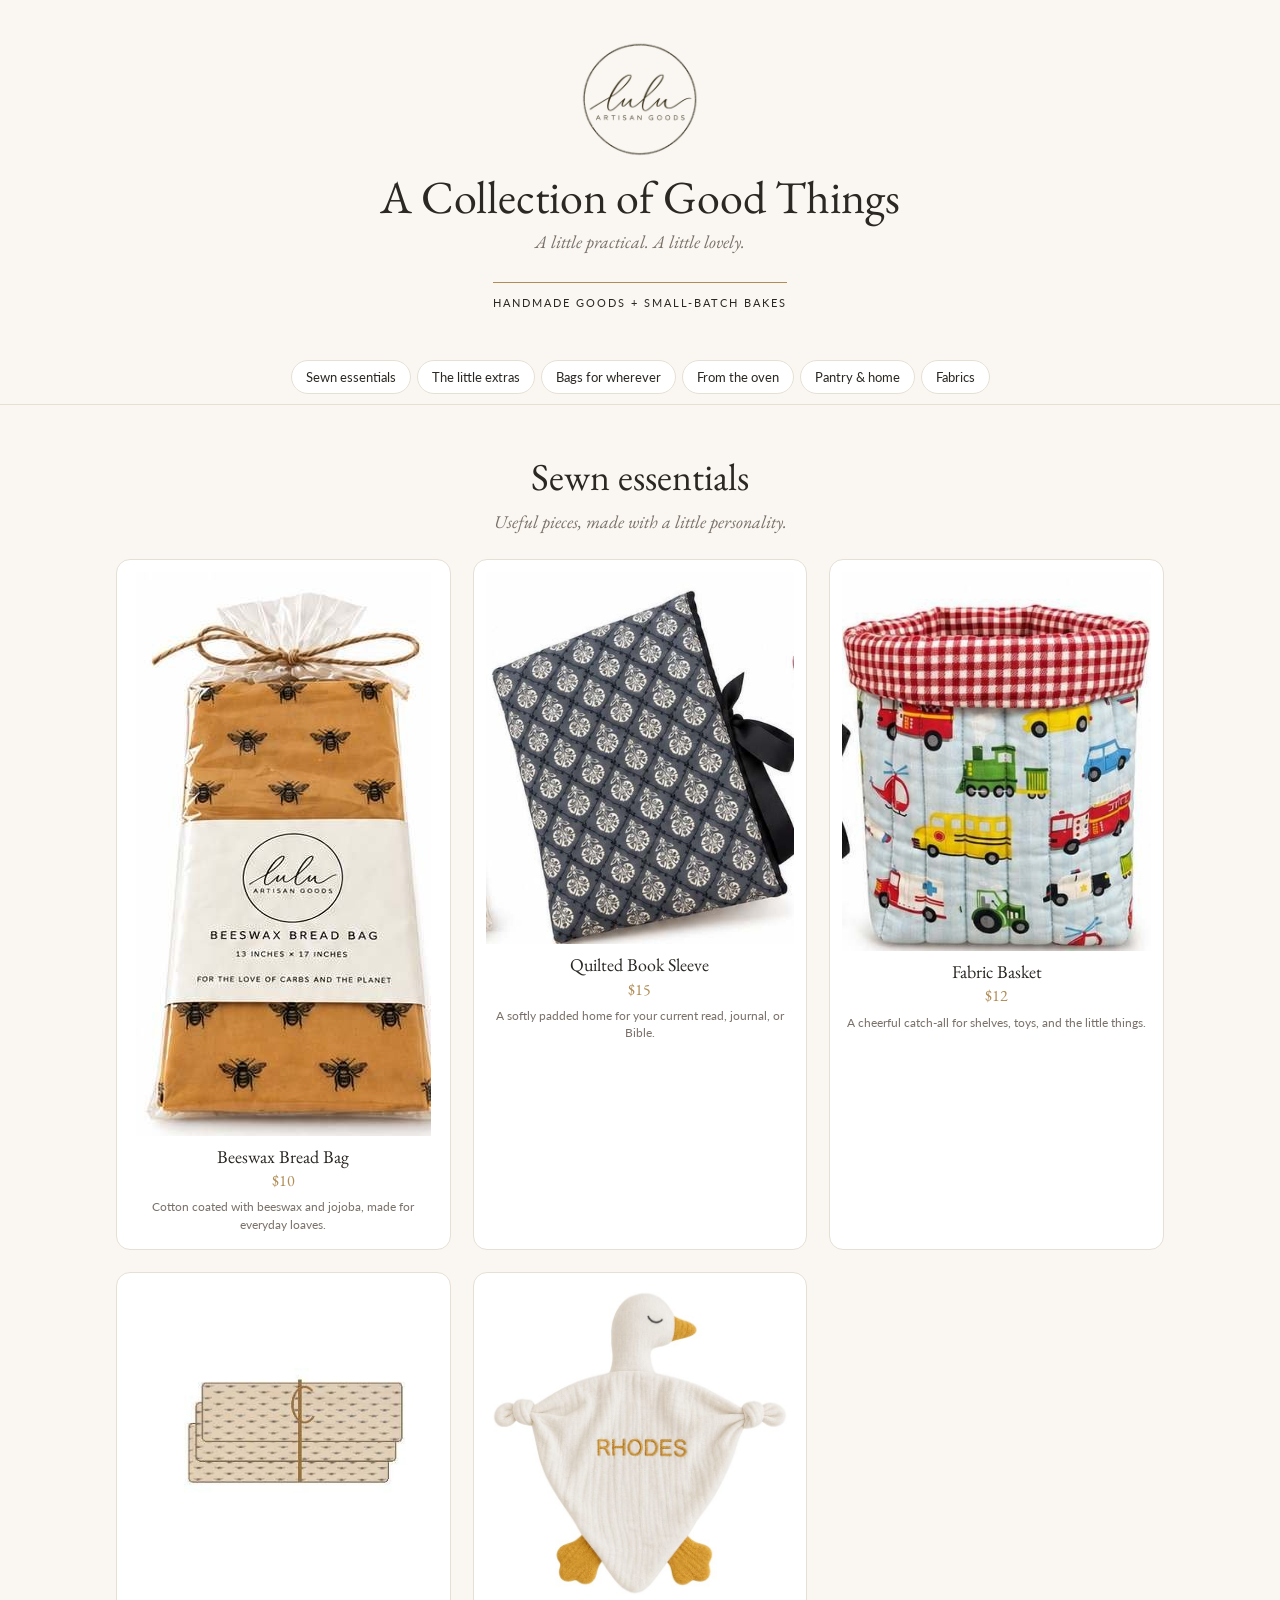
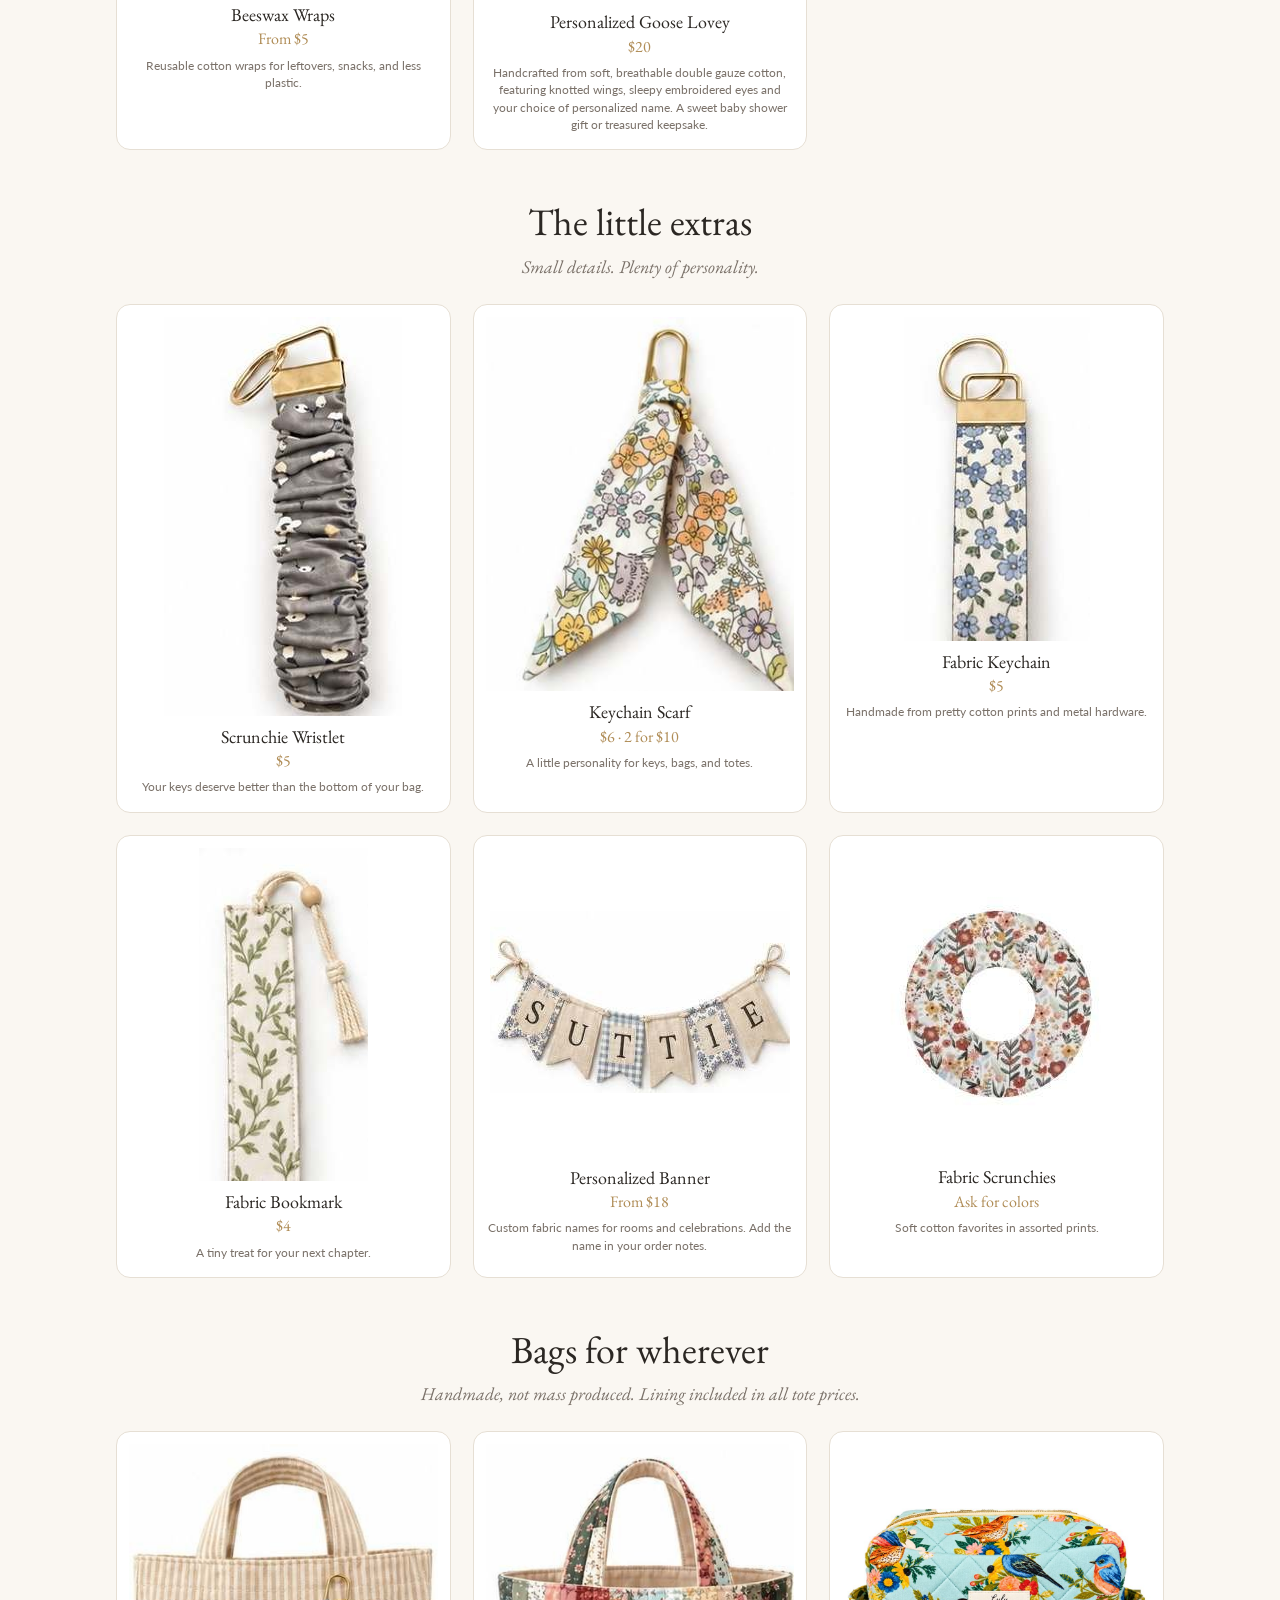
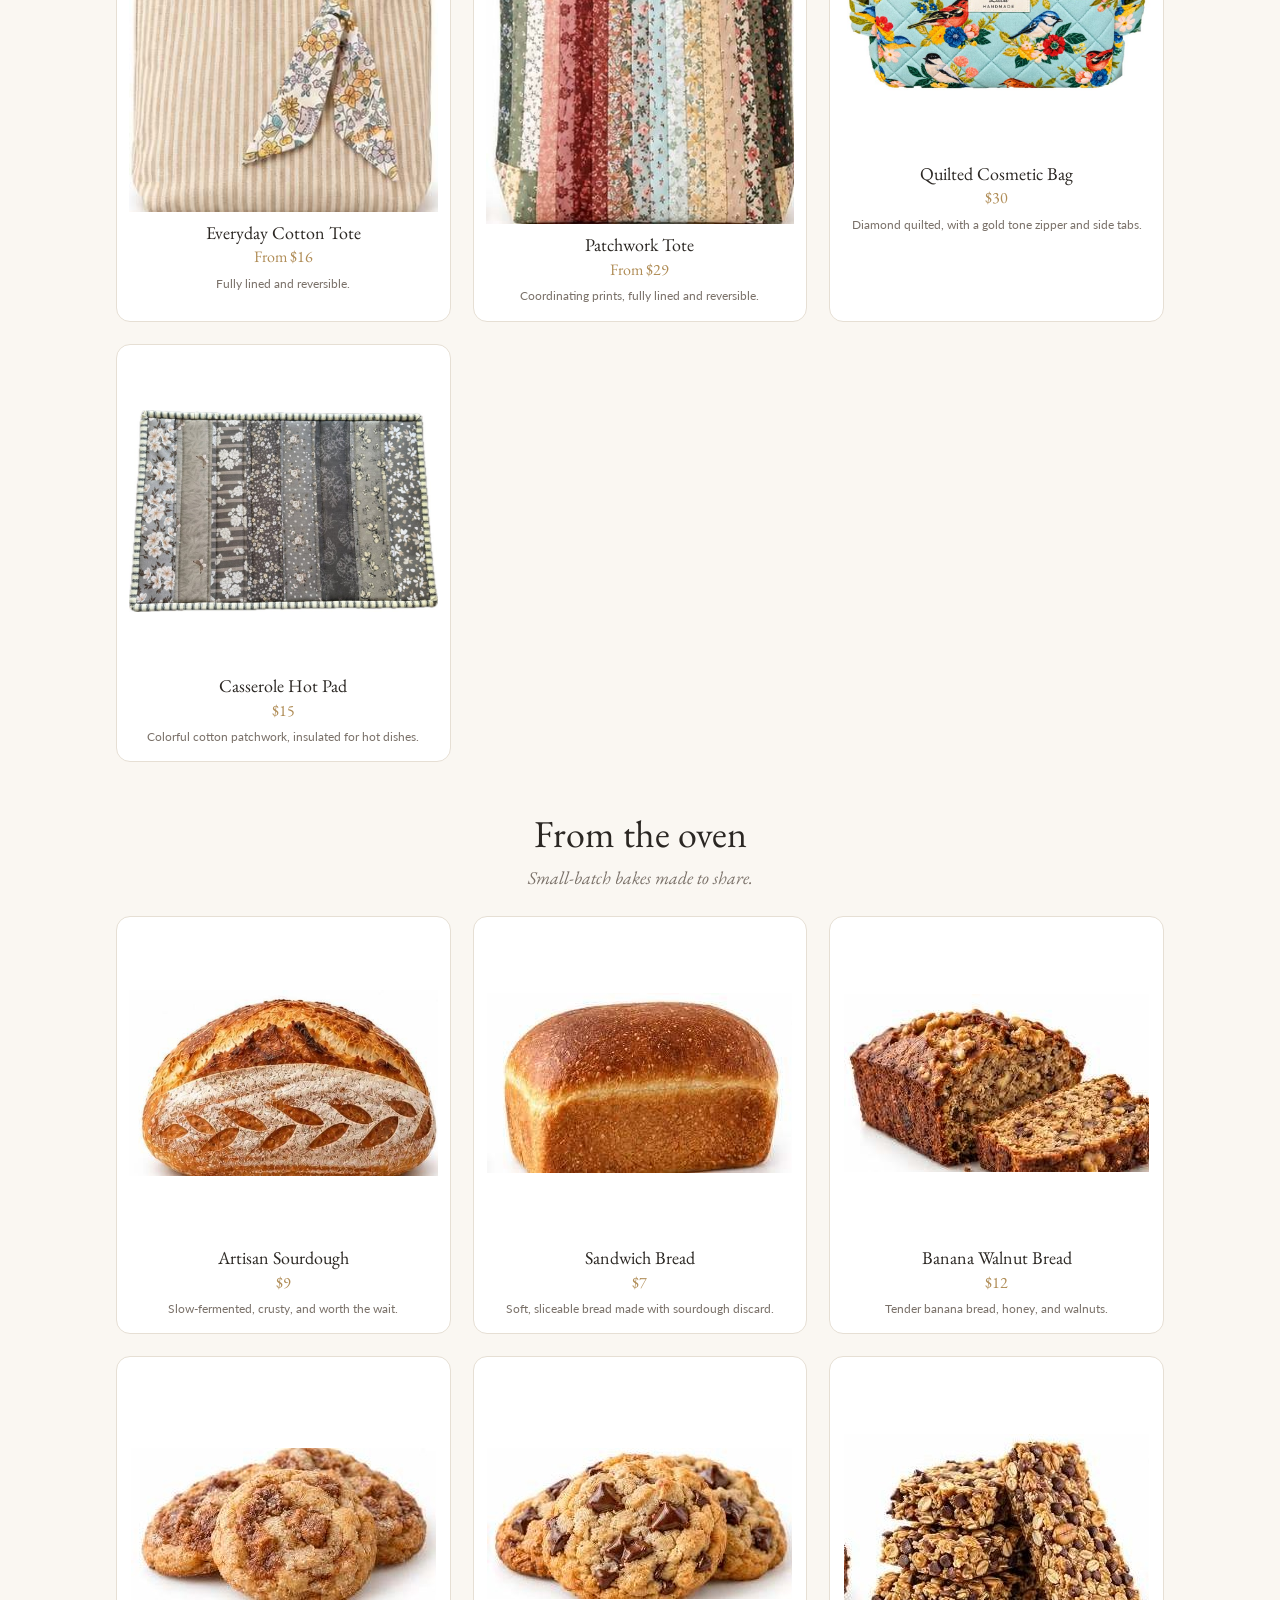
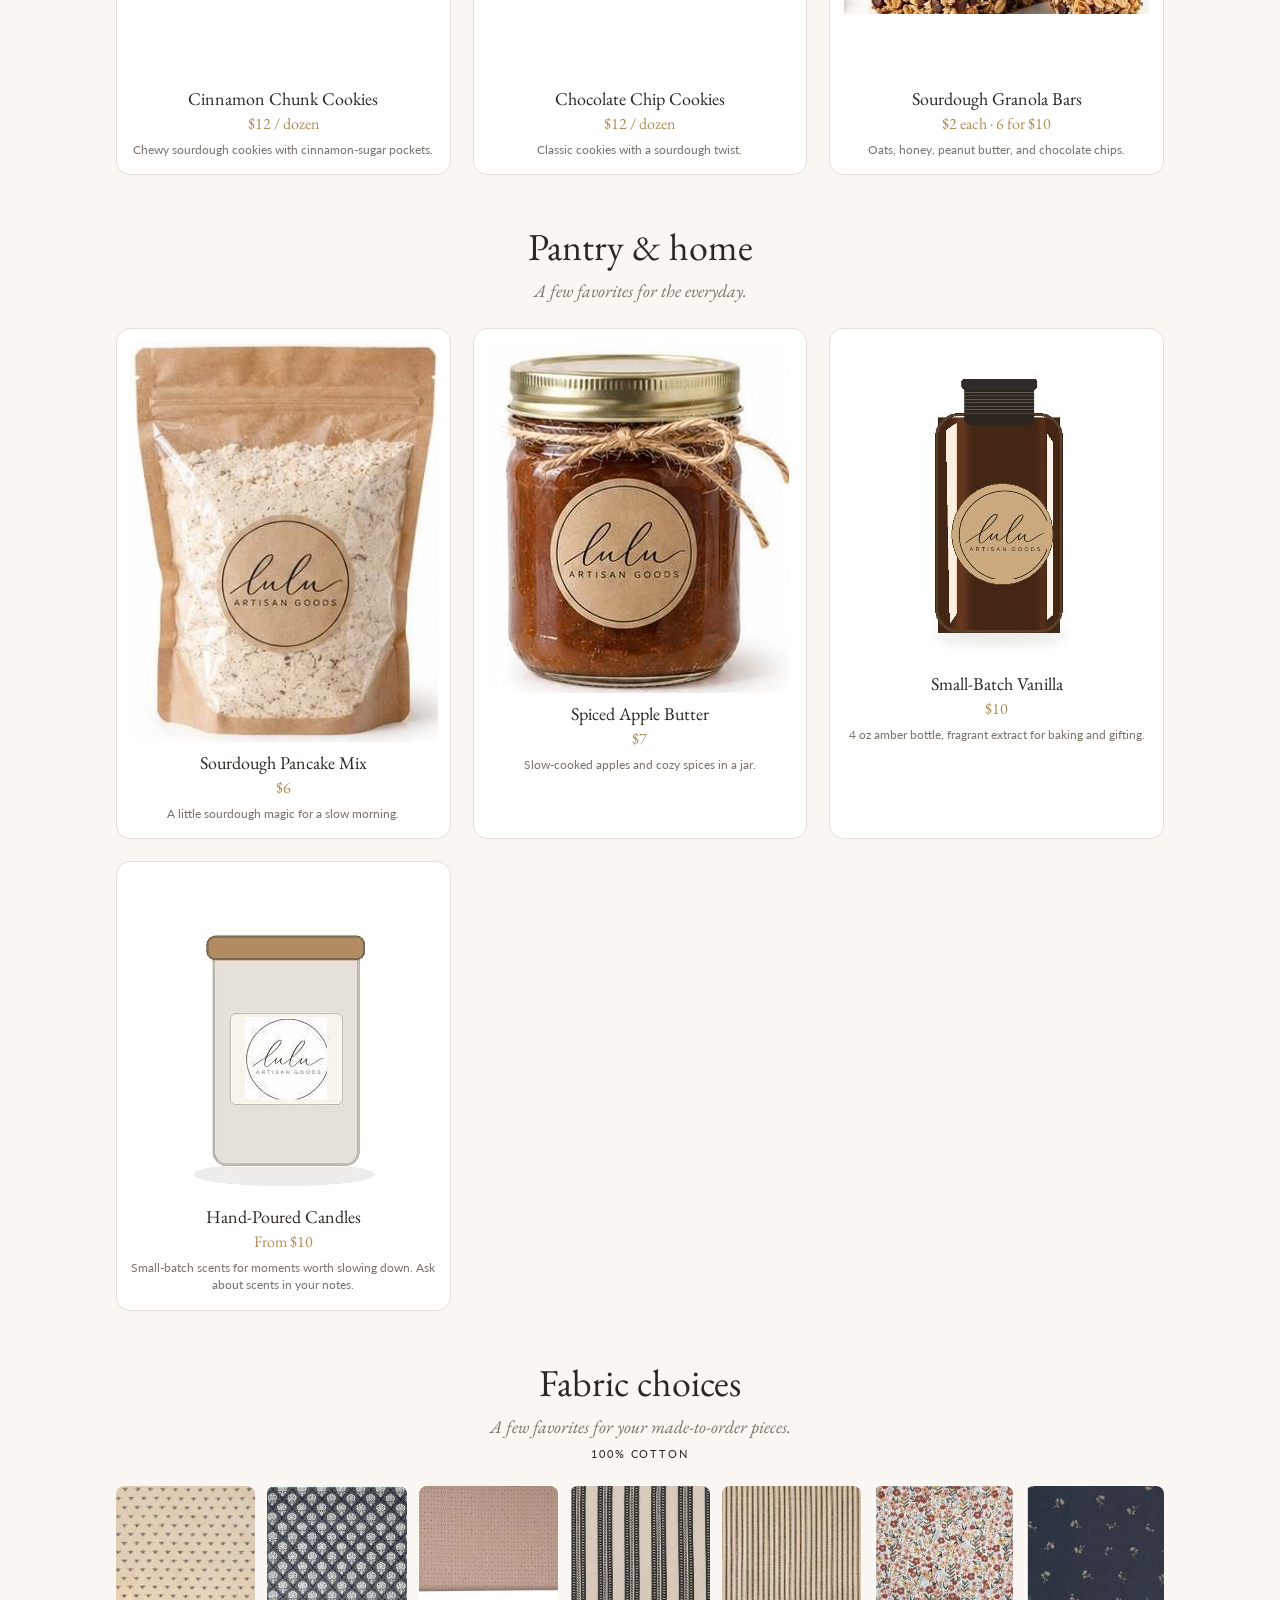
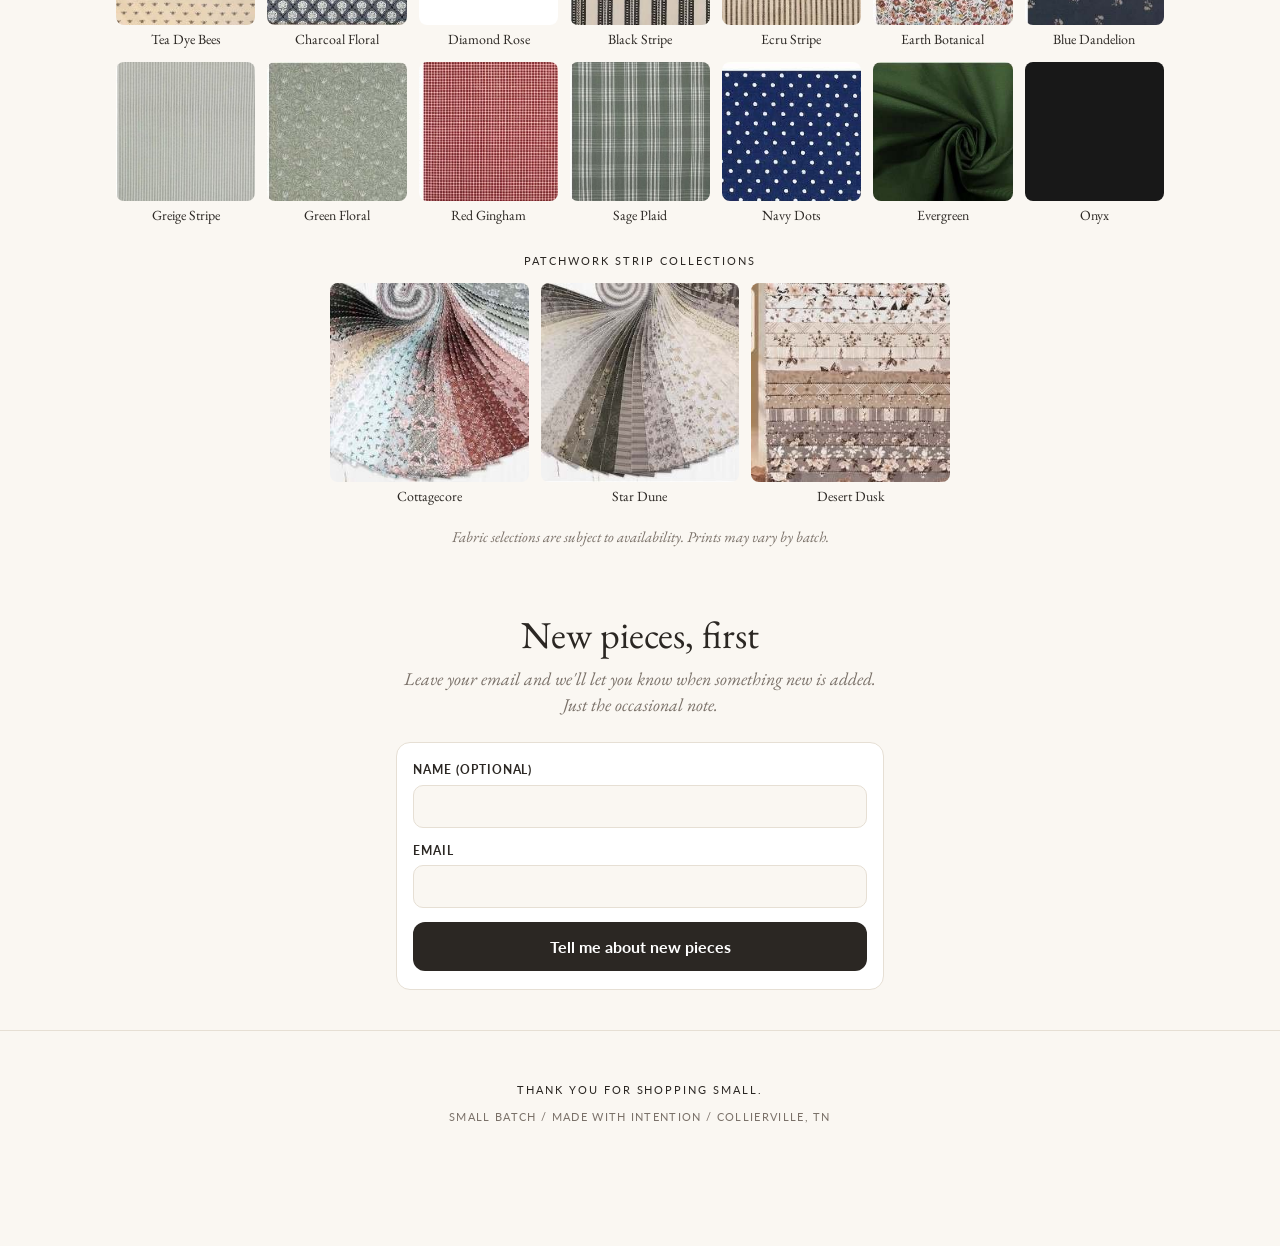
<file: index.html>
<!doctype html>
<html lang="en">
<head>
<meta charset="utf-8">
<meta name="viewport" content="width=device-width, initial-scale=1, viewport-fit=cover">
<title>Lulu Artisan Goods</title>
<meta name="description" content="Handmade goods and small-batch bakes from Collierville, TN. A little practical. A little lovely.">
<meta property="og:type" content="website">
<meta property="og:site_name" content="Lulu Artisan Goods">
<meta property="og:title" content="Lulu Artisan Goods">
<meta property="og:description" content="Handmade goods + small-batch bakes. A little practical. A little lovely.">
<meta property="og:url" content="https://luluartisangoods.netlify.app/">
<meta property="og:image" content="https://luluartisangoods.netlify.app/images/share.jpg?v=2">
<meta property="og:image:width" content="1200">
<meta property="og:image:height" content="630">
<meta name="twitter:card" content="summary_large_image">
<meta name="twitter:image" content="https://luluartisangoods.netlify.app/images/share.jpg?v=2">
<meta name="theme-color" content="#faf7f2">
<link rel="icon" href="images/logo.png?v=2">
<link rel="apple-touch-icon" href="images/apple-touch-icon.png">
<link rel="manifest" href="manifest.webmanifest">
<link rel="preconnect" href="https://fonts.googleapis.com">
<link rel="preconnect" href="https://fonts.gstatic.com" crossorigin>
<link href="https://fonts.googleapis.com/css2?family=EB+Garamond:ital,wght@0,400;0,500;1,400&family=Lato:wght@400;700&display=swap" rel="stylesheet">
<link rel="stylesheet" href="styles.css">
</head>
<body>

<header class="hero">
  <img class="logo" src="images/logo.png?v=2" alt="Lulu Artisan Goods">
  <h1>A Collection of Good Things</h1>
  <p class="tagline">A little practical. A little lovely.</p>
  <p class="eyebrow">Handmade goods + small-batch bakes</p>
</header>

<nav class="tabs" id="tabs" aria-label="Collections"></nav>

<main id="catalog"></main>

<section class="fabrics" id="fabrics">
  <h2>Fabric choices</h2>
  <p class="sub">A few favorites for your made-to-order pieces. <span class="eyebrow">100% cotton</span></p>
  <div class="swatches" id="swatches"></div>
  <h3 class="eyebrow center">Patchwork strip collections</h3>
  <div class="swatches strips" id="strips"></div>
  <p class="note">Fabric selections are subject to availability. Prints may vary by batch.</p>
</section>

<section class="updates" id="updates">
  <h2>New pieces, first</h2>
  <p class="sub">Leave your email and we'll let you know when something new is added. Just the occasional note.</p>
  <form name="updates" method="POST" data-netlify="true" netlify-honeypot="bot-field" id="updatesForm">
    <input type="hidden" name="form-name" value="updates">
    <input type="hidden" name="source" value="Signup form">
    <p hidden><label>Leave blank <input name="bot-field"></label></p>
    <label class="field">Name (optional) <input name="name" autocomplete="name"></label>
    <label class="field">Email <input name="email" type="email" required autocomplete="email"></label>
    <button class="primary" type="submit">Tell me about new pieces</button>
    <p class="note" id="updatesThanks" hidden>You're on the list. Thank you!</p>
  </form>
</section>

<footer>
  <p class="eyebrow">Thank you for shopping small.</p>
  <p class="small">Small batch / Made with intention / Collierville, TN</p>
</footer>

<!-- Floating order button -->
<button class="cart-btn" id="cartBtn" hidden>
  <span>View order</span><span class="badge" id="cartCount">0</span>
</button>

<!-- Item dialog -->
<dialog id="itemDialog">
  <form method="dialog" class="sheet" id="itemForm">
    <button class="close" value="cancel" formnovalidate aria-label="Close">&times;</button>
    <img id="dImg" alt="">
    <h2 id="dName"></h2>
    <p class="price" id="dPrice"></p>
    <p class="desc" id="dDesc"></p>
    <p class="note" id="dNote" hidden></p>
    <div id="dOptions"></div>
    <label class="field">Quantity
      <div class="qty">
        <button type="button" data-step="-1" aria-label="Less">&minus;</button>
        <input id="dQty" type="number" min="1" value="1" inputmode="numeric">
        <button type="button" data-step="1" aria-label="More">+</button>
      </div>
    </label>
    <p class="line-total" id="dTotal"></p>
    <button class="primary" value="add" id="addBtn">Add to order</button>
  </form>
</dialog>

<!-- Order dialog -->
<dialog id="orderDialog">
  <div class="sheet">
    <button class="close" id="orderClose" aria-label="Close">&times;</button>
    <h2>Your order</h2>
    <ul class="order-list" id="orderList"></ul>
    <p class="order-total">Estimated total: <strong id="orderTotal">$0</strong></p>
    <p class="note">Final price confirmed when we reach out. Nothing is charged here.</p>

    <form name="order" method="POST" data-netlify="true" netlify-honeypot="bot-field" id="orderForm">
      <input type="hidden" name="form-name" value="order">
      <p hidden><label>Leave blank <input name="bot-field"></label></p>
      <input type="hidden" name="items" id="itemsField">
      <input type="hidden" name="estimated-total" id="totalField">
      <label class="field">Name <input name="name" required autocomplete="name"></label>
      <label class="field">Phone or email <input name="contact" required autocomplete="email"></label>
      <label class="field">Needed by (optional) <input name="needed-by" type="date"></label>
      <label class="field">Notes (optional)
        <textarea name="notes" rows="3" placeholder="Pickup or delivery, names for a banner, scents, colors…"></textarea>
      </label>
      <label class="check"><input type="checkbox" name="new-pieces" value="Yes"> Email me when new pieces are added</label>
      <button class="primary" type="submit">Send order request</button>
    </form>
  </div>
</dialog>

<!-- Thanks dialog -->
<dialog id="thanksDialog">
  <div class="sheet center">
    <img class="logo small" src="images/logo.png?v=2" alt="">
    <h2>Thank you!</h2>
    <p>Your order request is on its way. We'll be in touch soon to confirm details.</p>
    <button class="primary" id="thanksClose">Back to the shop</button>
  </div>
</dialog>

<script src="catalog.js"></script>
<script src="app.js"></script>
</body>
</html>
</file>
<file: styles.css>
:root {
  --bg: #faf7f2;
  --card: #ffffff;
  --ink: #2b2723;
  --muted: #7a7169;
  --line: #e6dfd4;
  --accent: #b08d57;
  --accent-ink: #ffffff;
  --serif: "EB Garamond", Georgia, serif;
  --sans: "Lato", system-ui, sans-serif;
}
* { box-sizing: border-box; }
html { scroll-behavior: smooth; scroll-padding-top: 64px; }
body { margin: 0; background: var(--bg); color: var(--ink); font-family: var(--serif); font-size: 18px; line-height: 1.45; -webkit-font-smoothing: antialiased; }
img { display: block; max-width: 100%; }
h1, h2, h3 { font-weight: 400; margin: 0; }
.eyebrow { font-family: var(--sans); font-size: 11px; letter-spacing: .18em; text-transform: uppercase; color: var(--ink); }
.center { text-align: center; }
.small { font-family: var(--sans); font-size: 11px; letter-spacing: .12em; text-transform: uppercase; color: var(--muted); }
.note { font-style: italic; color: var(--muted); font-size: 15px; text-align: center; }

/* Hero */
.hero { text-align: center; padding: 40px 16px 28px; }
.logo { width: 120px; margin: 0 auto 12px; mix-blend-mode: multiply; }
.logo.small { width: 72px; }
.hero h1 { font-size: clamp(30px, 7vw, 46px); line-height: 1.1; }
.tagline { font-style: italic; color: var(--muted); margin: 6px 0 16px; }
.hero .eyebrow { display: inline-block; border-top: 1px solid var(--accent); padding-top: 12px; }

/* Tabs */
.tabs { position: sticky; top: 0; z-index: 5; display: flex; gap: 6px; overflow-x: auto; padding: 10px 16px; background: rgba(250,247,242,.94); backdrop-filter: blur(8px); border-bottom: 1px solid var(--line); scrollbar-width: none; }
.tabs::-webkit-scrollbar { display: none; }
.tabs a { flex: none; font-family: var(--sans); font-size: 13px; color: var(--ink); text-decoration: none; padding: 7px 14px; border: 1px solid var(--line); border-radius: 999px; background: var(--card); }
@media (min-width: 900px) { .tabs { justify-content: center; } }

/* Collections */
main, .fabrics { max-width: 1080px; margin: 0 auto; padding: 0 16px; }
.collection, .fabrics { padding-top: 44px; }
.collection h2, .fabrics h2 { text-align: center; font-size: clamp(28px, 6vw, 38px); }
.sub { text-align: center; font-style: italic; color: var(--muted); margin: 4px 0 24px; }
.grid { display: grid; grid-template-columns: repeat(2, minmax(0, 1fr)); gap: 14px; }
@media (min-width: 760px) { .grid { grid-template-columns: repeat(3, minmax(0, 1fr)); gap: 22px; } }
.card { display: flex; flex-direction: column; align-items: center; text-align: center; gap: 2px; font: inherit; color: inherit; background: var(--card); border: 1px solid var(--line); border-radius: 14px; padding: 12px 12px 16px; cursor: pointer; transition: transform .15s, box-shadow .15s; }
.card:hover { transform: translateY(-2px); box-shadow: 0 8px 22px rgba(60,40,20,.08); }
.photo { width: 100%; aspect-ratio: 1; display: flex; align-items: center; justify-content: center; margin-bottom: 8px; }
.photo img { max-height: 100%; object-fit: contain; mix-blend-mode: multiply; }
.card .name { font-size: 18px; line-height: 1.2; }
.card .price { color: var(--accent); font-size: 16px; }
.card .desc { font-family: var(--sans); font-size: 12px; color: var(--muted); margin-top: 4px; }

/* Fabrics */
.fabrics .sub .eyebrow { display: block; margin-top: 6px; font-style: normal; }
.swatches { display: grid; grid-template-columns: repeat(3, minmax(0, 1fr)); gap: 12px; margin-bottom: 28px; }
@media (min-width: 760px) { .swatches { grid-template-columns: repeat(7, minmax(0, 1fr)); } }
.swatches.strips { grid-template-columns: repeat(3, minmax(0, 1fr)); max-width: 620px; margin: 14px auto 20px; }
.swatches figure { margin: 0; text-align: center; }
.swatches img { width: 100%; aspect-ratio: 1; object-fit: cover; border-radius: 8px; }
.swatches figcaption { font-size: 14px; margin-top: 4px; }

/* New-piece signup */
.updates { max-width: 520px; margin: 0 auto; padding: 44px 16px 0; }
.updates h2 { text-align: center; font-size: clamp(28px, 6vw, 38px); }
.updates form { background: var(--card); border: 1px solid var(--line); border-radius: 14px; padding: 4px 16px 18px; }
.updates .note { margin: 12px 0 0; }
.check { display: flex; align-items: center; gap: 10px; font-family: var(--sans); font-size: 15px; margin: 16px 0 0; cursor: pointer; }
.check input { width: 20px; height: 20px; flex: none; margin: 0; accent-color: var(--ink); }

footer { text-align: center; padding: 40px 16px 110px; border-top: 1px solid var(--line); margin-top: 40px; }

/* Floating order button */
.cart-btn { position: fixed; z-index: 10; left: 50%; transform: translateX(-50%); bottom: calc(16px + env(safe-area-inset-bottom)); display: flex; align-items: center; gap: 10px; font-family: var(--sans); font-size: 15px; font-weight: 700; background: var(--ink); color: #fff; border: 0; border-radius: 999px; padding: 14px 22px; box-shadow: 0 8px 24px rgba(0,0,0,.2); cursor: pointer; }
.cart-btn[hidden] { display: none; }
.badge { background: var(--accent); border-radius: 999px; min-width: 24px; padding: 2px 7px; text-align: center; }

/* Dialogs */
dialog { border: 0; padding: 0; background: transparent; width: min(520px, 100%); max-height: 100dvh; margin: auto auto 0; }
@media (min-width: 600px) { dialog { margin: auto; } }
dialog::backdrop { background: rgba(30,24,18,.45); }
.sheet { position: relative; background: var(--card); border-radius: 18px 18px 0 0; padding: 22px 18px calc(22px + env(safe-area-inset-bottom)); max-height: 92dvh; overflow-y: auto; }
@media (min-width: 600px) { .sheet { border-radius: 18px; } }
.sheet > img#dImg { width: 100%; max-height: 260px; object-fit: contain; margin: 4px 0 10px; }
.sheet h2 { font-size: 28px; text-align: center; }
.sheet .price { text-align: center; color: var(--accent); margin: 0; }
.sheet .desc { text-align: center; color: var(--muted); font-style: italic; }
.sheet .note { font-family: var(--sans); font-size: 13px; color: var(--muted); text-align: center; margin: 4px 0 0; }
.close { position: absolute; top: 8px; right: 10px; width: 40px; height: 40px; border: 0; background: none; font-size: 30px; line-height: 1; color: var(--muted); cursor: pointer; }
.field { display: block; font-family: var(--sans); font-size: 12px; font-weight: 700; letter-spacing: .08em; text-transform: uppercase; margin: 14px 0 0; }
.field input, .field select, .field textarea { display: block; width: 100%; margin-top: 6px; font: 16px var(--sans); color: var(--ink); background: var(--bg); border: 1px solid var(--line); border-radius: 10px; padding: 11px 12px; }
.qty { display: flex; gap: 8px; margin-top: 6px; }
.qty input { margin: 0; text-align: center; width: 80px; flex: none; }
.qty button { width: 46px; border: 1px solid var(--line); background: var(--bg); border-radius: 10px; font-size: 20px; cursor: pointer; }
.fabric-pick { display: grid; grid-template-columns: repeat(5, minmax(0, 1fr)); gap: 8px; margin-top: 8px; }
.fabric-pick label { cursor: pointer; text-align: center; text-transform: none; letter-spacing: 0; font-weight: 400; }
.fabric-pick input { position: absolute; opacity: 0; pointer-events: none; }
.fabric-pick img, .fabric-pick .any { width: 100%; aspect-ratio: 1; object-fit: cover; border-radius: 8px; border: 2px solid transparent; }
.fabric-pick .any { display: flex; align-items: center; justify-content: center; background: var(--bg); border-color: var(--line); font-size: 12px; }
.fabric-pick input:checked + img, .fabric-pick input:checked + .any { border-color: var(--ink); box-shadow: 0 0 0 2px var(--card) inset; }
.fabric-pick small { display: block; font-size: 10px; line-height: 1.2; margin-top: 3px; color: var(--muted); }
.line-total { text-align: center; font-size: 22px; margin: 16px 0 8px; }
.primary { display: block; width: 100%; font: 700 16px var(--sans); background: var(--ink); color: #fff; border: 0; border-radius: 12px; padding: 15px; margin-top: 14px; cursor: pointer; }
.primary:disabled { opacity: .6; }

.order-list { list-style: none; padding: 0; margin: 16px 0 0; }
.order-list li { display: grid; grid-template-columns: 48px 1fr auto 32px; align-items: center; gap: 10px; padding: 8px 0; border-bottom: 1px solid var(--line); font-size: 16px; }
.order-list li.empty { display: block; text-align: center; color: var(--muted); }
.order-list img { width: 48px; height: 48px; object-fit: contain; }
.remove { border: 0; background: none; font-size: 22px; color: var(--muted); cursor: pointer; }
.order-total { text-align: center; font-size: 20px; margin: 14px 0 0; }
.sheet.center { text-align: center; }
.sheet.center .logo { margin-bottom: 8px; }
</file>
